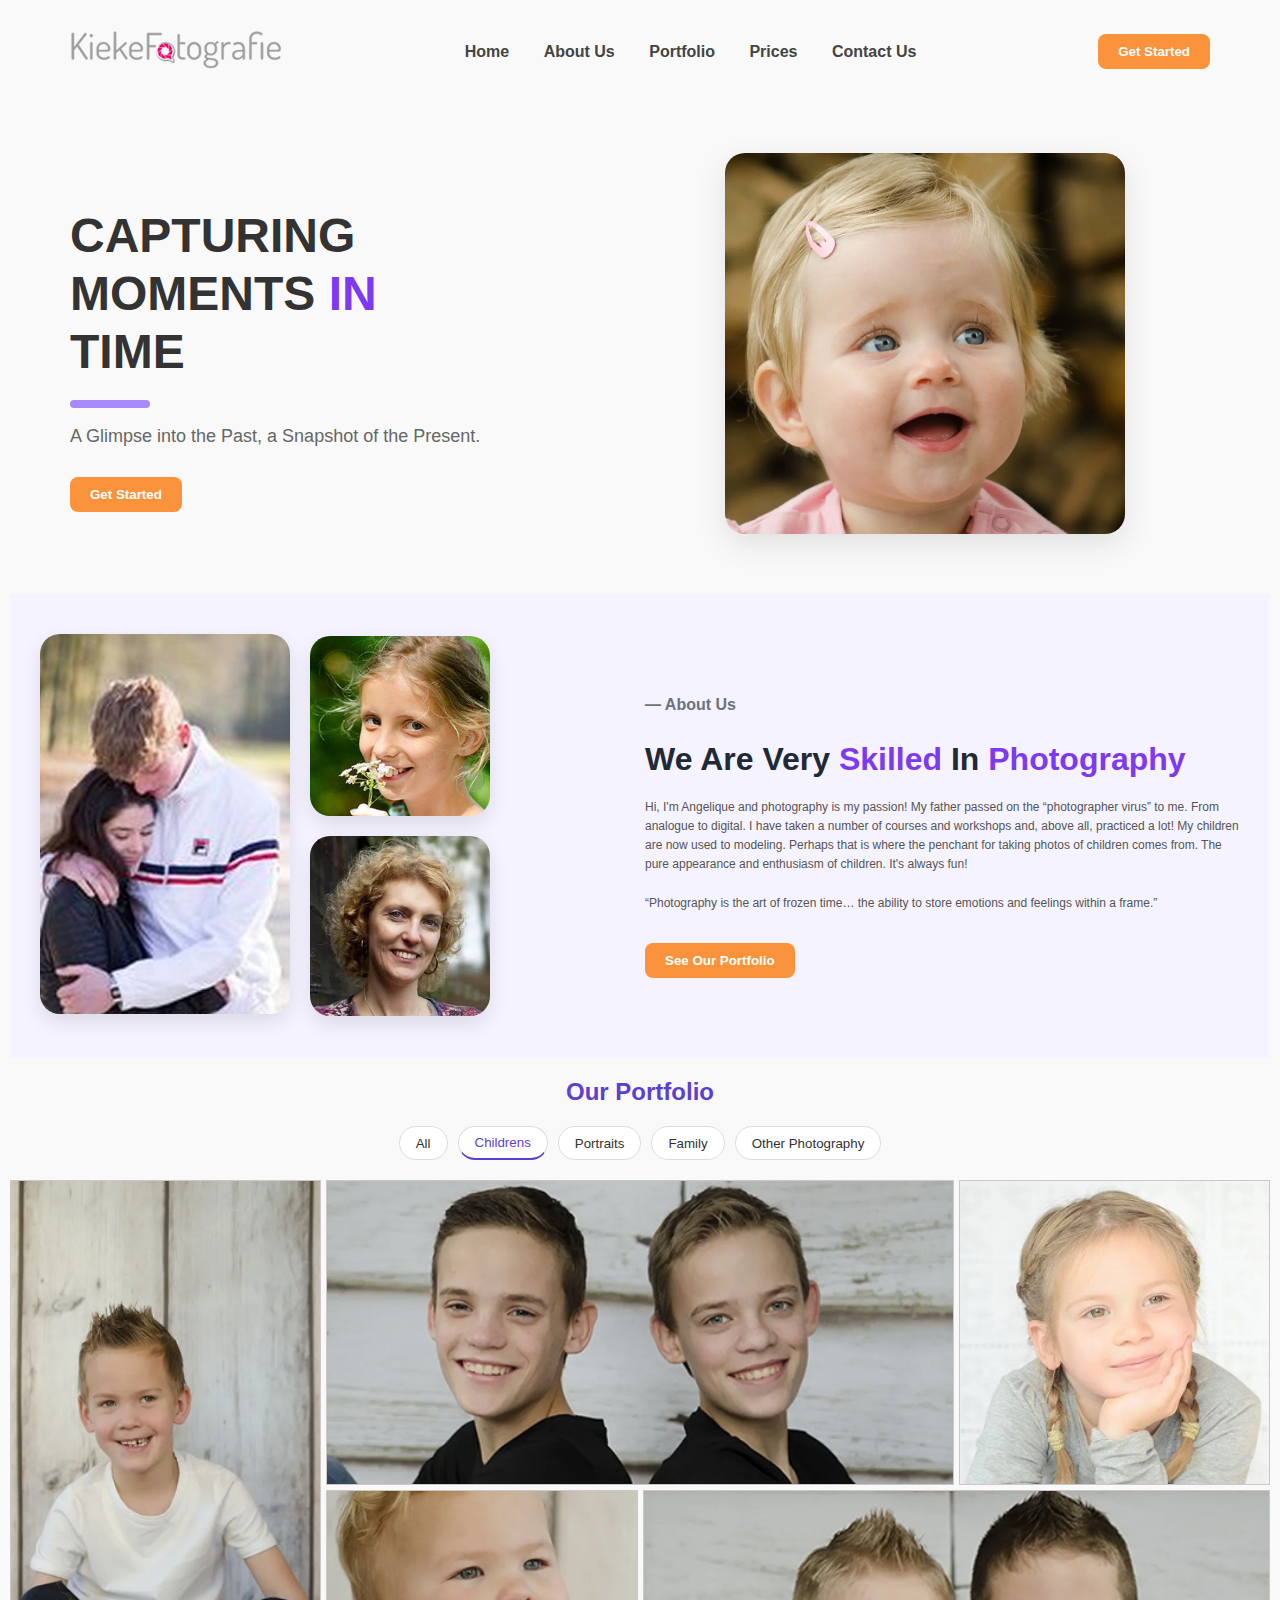
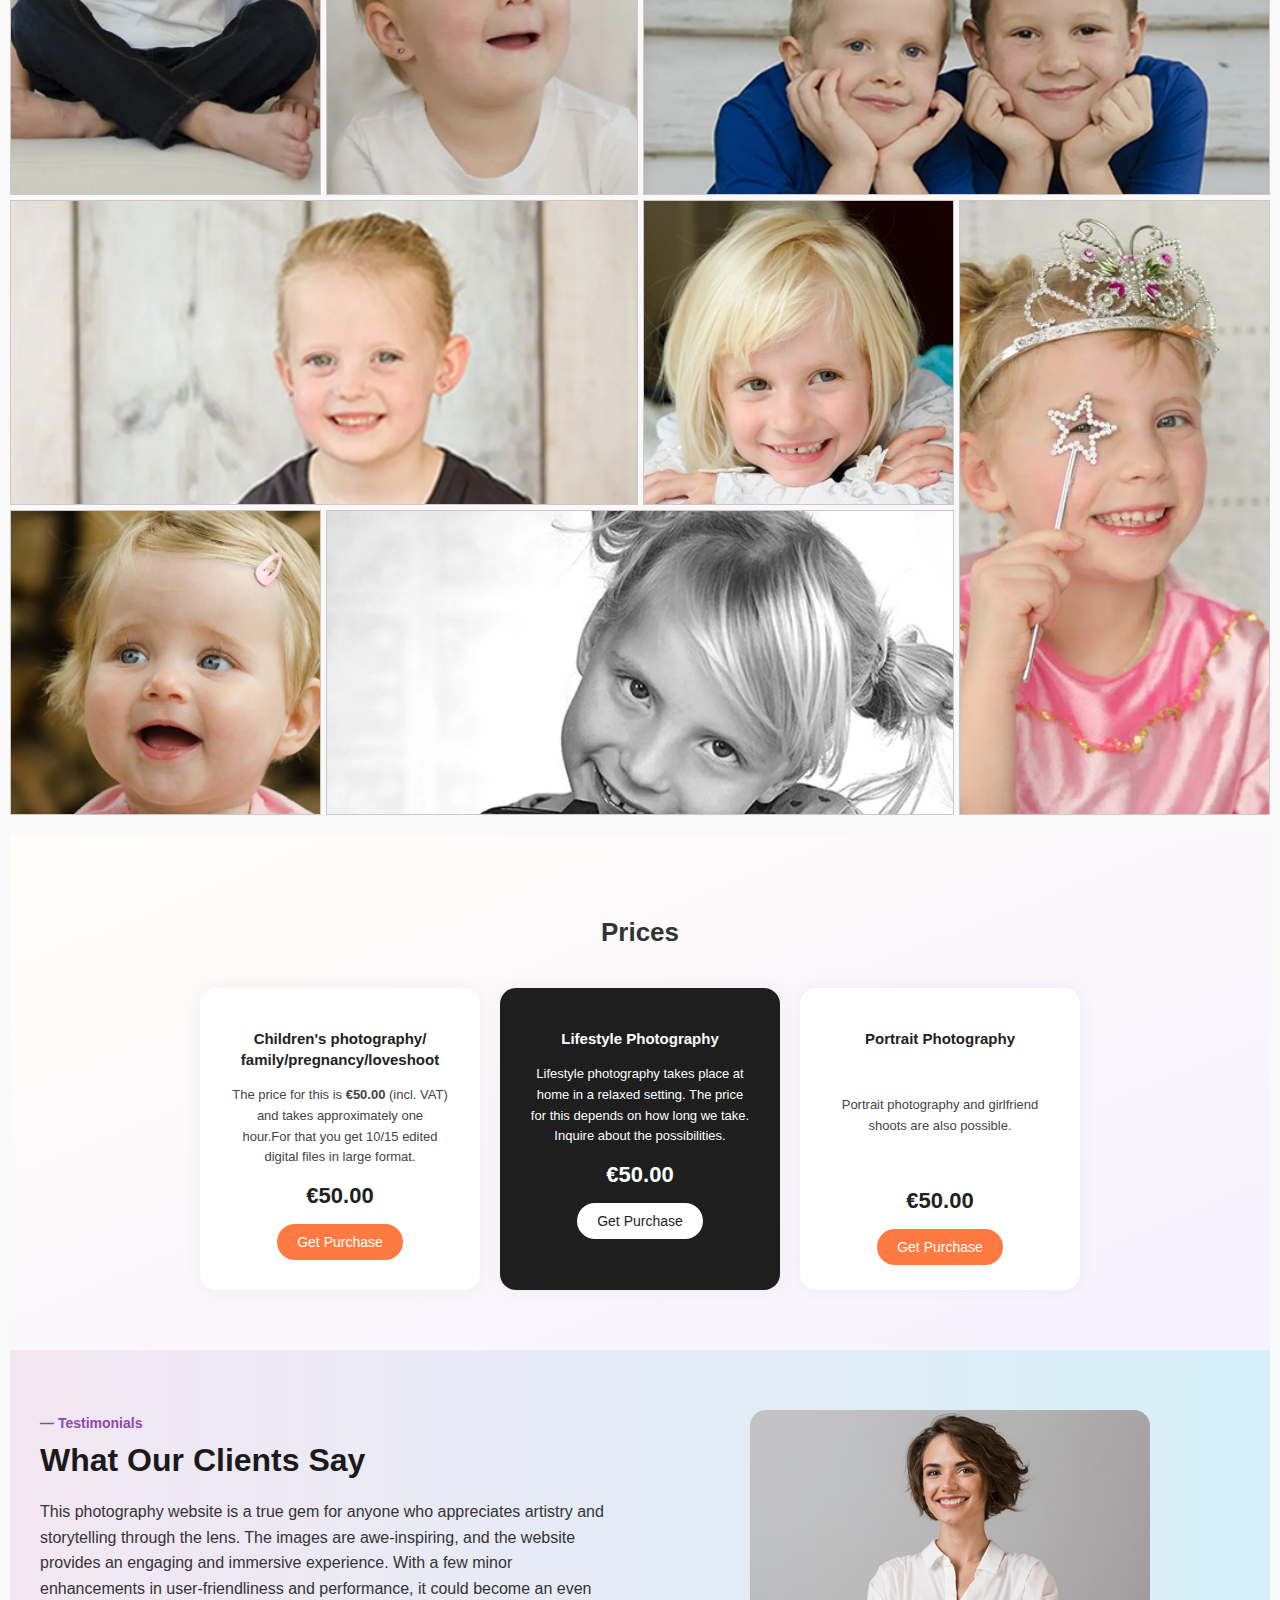
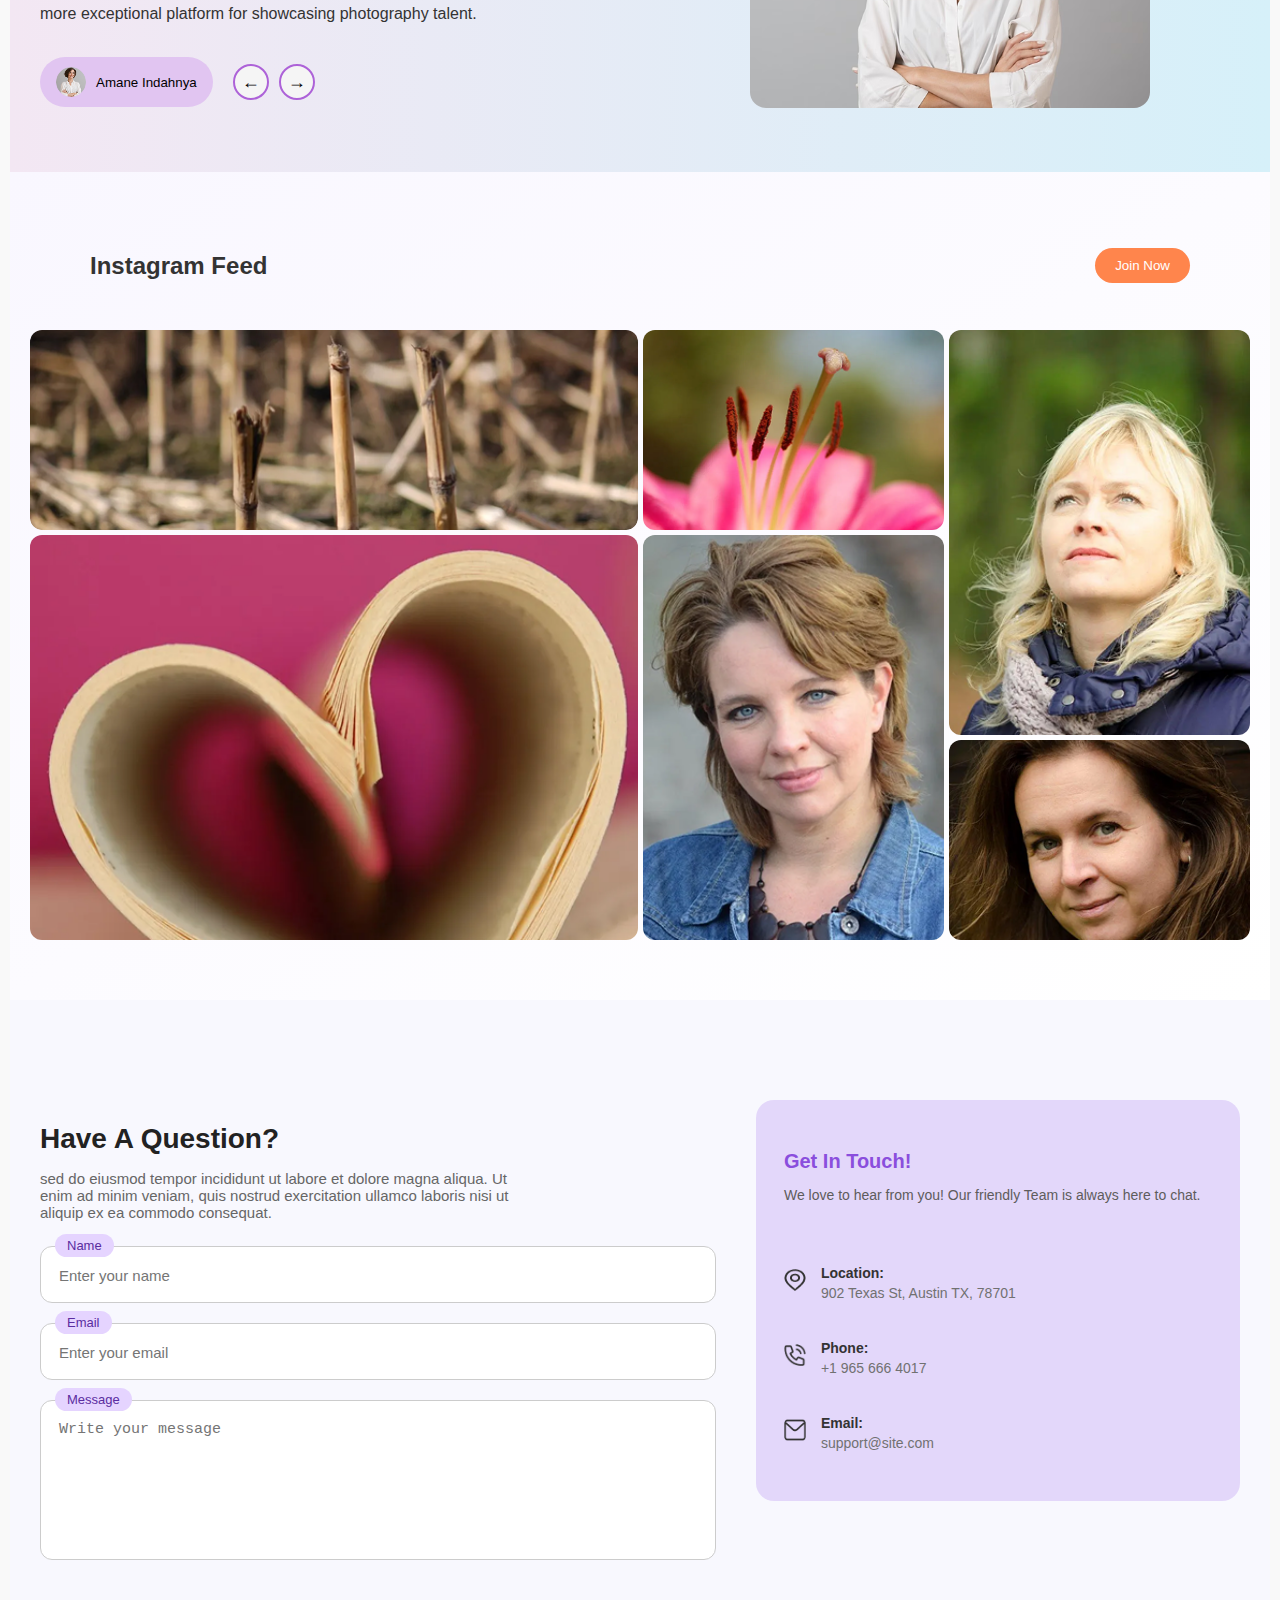
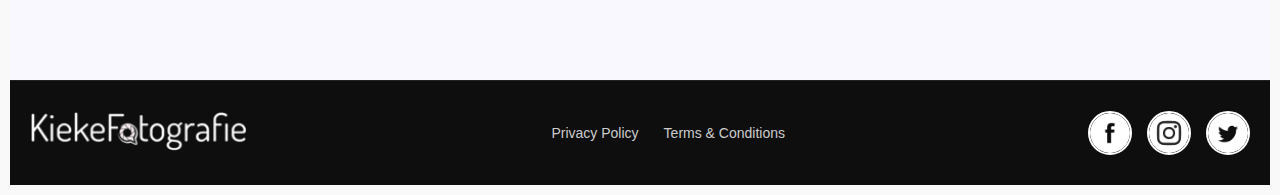
<file: index.html>
<!DOCTYPE html>
<html lang="en">
<head>
  <meta charset="UTF-8" />
  <meta name="viewport" content="width=device-width, initial-scale=1.0" />
  <title>Kieke Fotografie</title>
  <link rel="stylesheet" href="style.css">
  <link href="https://fonts.googleapis.com/css2?family=Montserrat:wght@600;700&display=swap" rel="stylesheet">
</head>
<body>
  <!-- Header -->
  <header class="header">
    <div class="a"><img src="image/logoKiekeFotografie-e1460817748238 1.png" alt=""></div>
    <nav class="nav">
      <a href="#">Home</a>
      <a href="#">About Us</a>
      <a href="#">Portfolio</a>
      <a href="#">Prices</a>
      <a href="#">Contact Us</a>
    </nav>
    <button class="btn-orange">Get Started</button>
  </header>

  <!-- Hero Section -->
  <section class="hero">
    <div class="hero-text">
      <h1>CAPTURING<br> MOMENTS <span class="highlight">IN</span> <br> TIME</h1>
      <div class="line"></div>
      <p>A Glimpse into the Past, a Snapshot of the Present.</p>
      <div class="buttons">
        <button class="btn-orange">Get Started</button>
        
      </div>
    </div>
    <div class="hero-image">
      <img src="image/Rectangle 32.png" alt="Baby">
    </div>
  </section>


 <!-- About Us Section -->
<section class="about-section">
    <div class="about-container">
      <div class="about-images-custom">
        <div class="left-img">
          <img src="image/Rectangle 5.png" alt="Couple">
        </div>
        <div class="right-imgs">
          <img src="image/Rectangle 6.png" alt="Girl">
          <img src="image/Rectangle 7.png" alt="Lady">
        </div>
      </div>
      <div class="about-text">
        <h4>— About Us</h4>
        <h2>We Are Very <span>Skilled</span> In <span>Photography</span></h2>
        <p>
            Hi, I'm Angelique and photography is my passion! My father passed on the “photographer virus” to me. From analogue to digital. I have taken a number of courses and workshops and, above all, practiced a lot! My children are now used to modeling. Perhaps that is where the penchant for taking photos of children comes from. The pure appearance and enthusiasm of children. It's always fun!
                <br><br>
                “Photography is the art of frozen time… the ability to store emotions and feelings within a frame.”
        </p>
        <button class="btn-orange">See Our Portfolio</button>
      </div>
    </div>
  </section>



  <section class="portfolio-section">
    <h2 class="portfolio-title">Our <span>Portfolio</span></h2>
    <div  class="portfolio-filters">
        <button class="filter-btn">All</button>
      <button class="filter-btn active">Childrens</button>
      <button class="filter-btn">Portraits</button>
      <button class="filter-btn">Family</button>
      <button class="filter-btn">Other Photography</button>
    </div> 
    <section class="custom-portfolio">
      <div class="grid-container">
        <div class="item item1"><img src="image/Rectangle 11.png" alt="Image 1"></div>
        <div class="item item2"><img src="image/Rectangle 12.png" alt="Image 2"></div>
        <div class="item item3"><img src="image/Rectangle 13.png" alt="Image 3"></div>
        <div class="item item4"><img src="image/Rectangle 14.png" alt="Image 4"></div>
        <div class="item item5"><img src="image/Rectangle 15.png" alt="Image 5"></div>
        <div class="item item6"><img src="image/Rectangle 17.png" alt="Image 6"></div>
        <div class="item item7"><img src="image/Rectangle 16.png" alt="Image 7"></div>
        <div class="item item8"><img src="image/Rectangle 18.png" alt="Image 8"></div>
        <div class="item item9"><img src="image/Rectangle 19.png" alt="Image 9"></div>
        <div class="item item10"><img src="image/Rectangle 20.png" alt="Image 10"></div>
      </div>
    </section>
  </section>







  <section class="pricing-section">
    <h2 class="section-title">Prices</h2>
    <div class="pricing-cards">
      
      <div class="pricing-card">
        <h3>Children's photography/<br>family/pregnancy/loveshoot</h3>
        <p>
          The price for this is <strong>€50.00</strong> (incl. VAT)<br>
          and takes approximately one<br>hour.For that you get 10/15 edited <br>
          digital files in large format.

        </p>
        <div class="price">€50.00</div>
        <button>Get Purchase</button>
      </div>
  
      <div class="pricing-card highlighted">
        <h3>Lifestyle Photography</h3>
        <p>
          Lifestyle photography takes place at<br>
          home in a relaxed setting. The price <br>
          for this depends on how long we take. <br>
          Inquire about the possibilities.
        </p>
        <div class="price">€50.00</div>
        <button>Get Purchase</button>
      </div>
  
      <div class="pricing-card">
        <h3>Portrait Photography</h3>
        <br>
        <p>
          Portrait photography and girlfriend<br>
          shoots are also possible.
        </p>
        <br><br>
        <div class="price">€50.00</div>
        <button>Get Purchase</button>
      </div>
  
    </div>
  </section>





  <section class="testimonial-section">
    <div class="testimonial-container">
  
      <div class="testimonial-text">
        <span class="section-tag">— Testimonials</span>
        <h2>What Our Clients Say</h2>
        <p class="description">
          This photography website is a true gem for anyone who appreciates artistry and storytelling through the lens. The images are awe-inspiring, and the website provides an engaging and immersive experience. With a few minor enhancements in user-friendliness and performance, it could become an even more exceptional platform for showcasing photography talent.
        </p>
  
        <div class="testimonial-controls">
          <button class="client-btn">
            <img src="image/Ellipse 1.png" alt="Client" />
            <span>Amane Indahnya</span>
          </button>
          <div class="arrows">
            <button class="arrow-btn">←</button>
            <button class="arrow-btn">→</button>
          </div>
        </div>
      </div>
  
      <div class="testimonial-image">
        <img src="image/Rectangle 24.png" alt="Client Image" />
      </div>
  
    </div>
  </section>





 <section class="instagram-section">
    <div class="section-header">
      <h2>Instagram Feed</h2>
      <button class="join-btn">Join Now</button>
    </div>
    <div class="insta-grid">
      <img src="image/Rectangle 40.png" alt="Instagram Image 1" class="img1" />
      <img src="image/Rectangle 36.png" alt="Instagram Image 2" class="img2" />
      <img src="image/Rectangle 37.png" alt="Instagram Image 3" class="img3" />
      <img src="image/Rectangle 39.png" alt="Instagram Image 4" class="img4" />
      <img src="image/Rectangle 38.png" alt="Instagram Image 5" class="img5" />
      <img src="image/Rectangle 35.png" alt="Instagram Image 6" class="img6" />
    </div>
  </section>




  <section class="question-area">
    <div class="wrapper">
      <!-- Left: Form -->
      <div class="left">
        <h2>Have A Question?</h2>
        <p>sed do eiusmod tempor incididunt ut labore et dolore magna aliqua. Ut enim ad minim veniam, quis nostrud exercitation ullamco laboris nisi ut aliquip ex ea commodo consequat.</p>
        <form>
          <div class="input-group">
            <label>Name</label>
            <input type="text" placeholder="Enter your name" />
          </div>
          <div class="input-group">
            <label>Email</label>
            <input type="email" placeholder="Enter your email" />
          </div>
          <div class="input-group">
            <label>Message</label>
            <textarea placeholder="Write your message"></textarea>
          </div>
        </form>
      </div>
  
      <div class="right">
        <h3>Get In Touch!</h3>
        <p>We love to hear from you! Our friendly Team is always here to chat.</p><br><br>
        <div class="info">
          <div class="info-item">
            <img src="image/Group 13.png" alt="location" />
            <div>
              <span>Location:</span>
              <p>902 Texas St, Austin TX, 78701</p>
            </div>
          </div><br>
          <div class="info-item">
            <img src="image/Vector.png" alt="phone" />
            <div>
              <span>Phone:</span>
              <p>+1 965 666 4017</p>
            </div>
          </div><br>
          <div class="info-item">
            <img src="image/Group 14.png" alt="email" />
            <div>
              <span>Email:</span>
              <p>support@site.com</p>
            </div>
          </div>
        </div>
      </div>
    </div>
  </section>


  <div class="footer-end">
    <!-- Left Image -->
    <div class="footer-left">
      <img src="image/logoKiekeFotografie-e1460817748238 2.png" alt="logo" />
    </div>
  
    <!-- Center Links -->
    <div class="footer-center">
      <a href="#">Privacy Policy</a>
      <a href="#">Terms & Conditions</a>
    </div>
  
    <!-- Right Round Images -->
    <div class="footer-right">
      <img src="image/Vector (1).png" alt="Social 1" />
      <img src="image/Group 7.png" alt="Social 2" />
      <img src="image/Vector (2).png" alt="Social 3" />
    </div>
  </div>

</body>
</html>
</file>
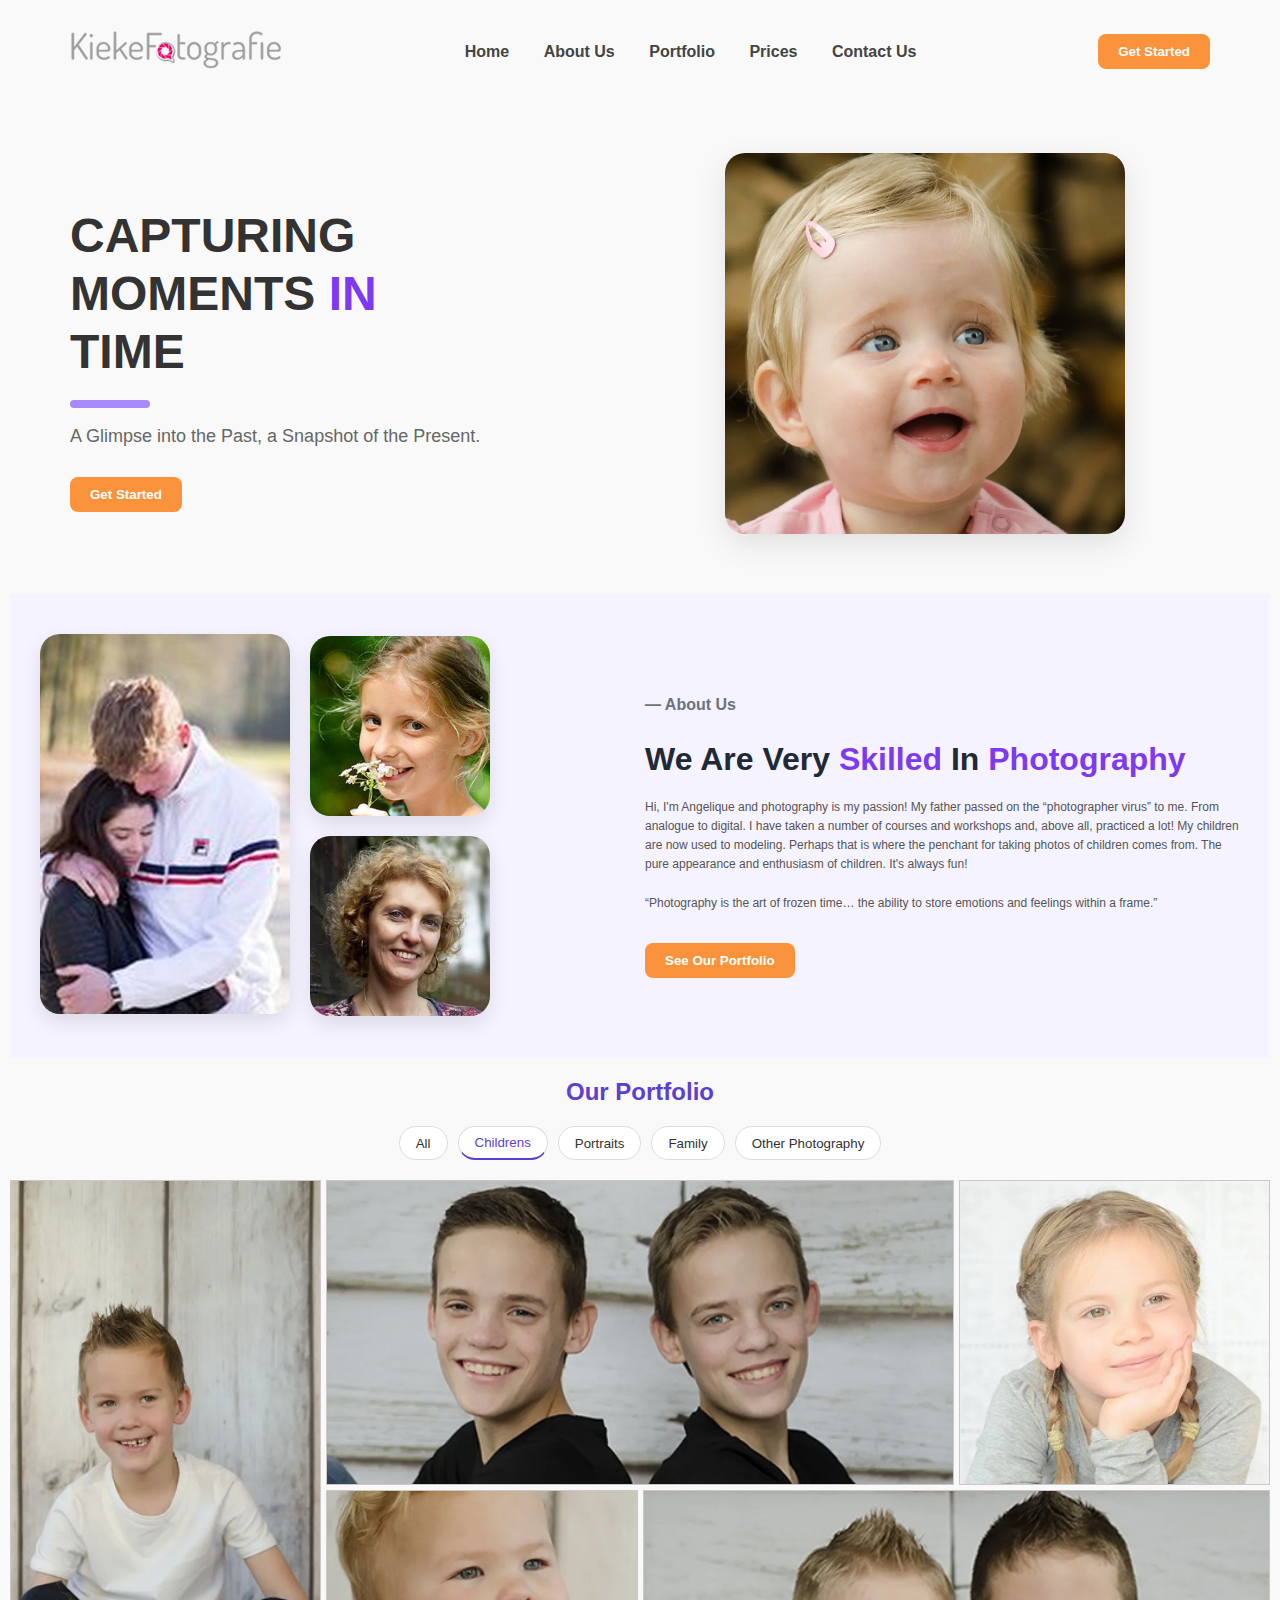
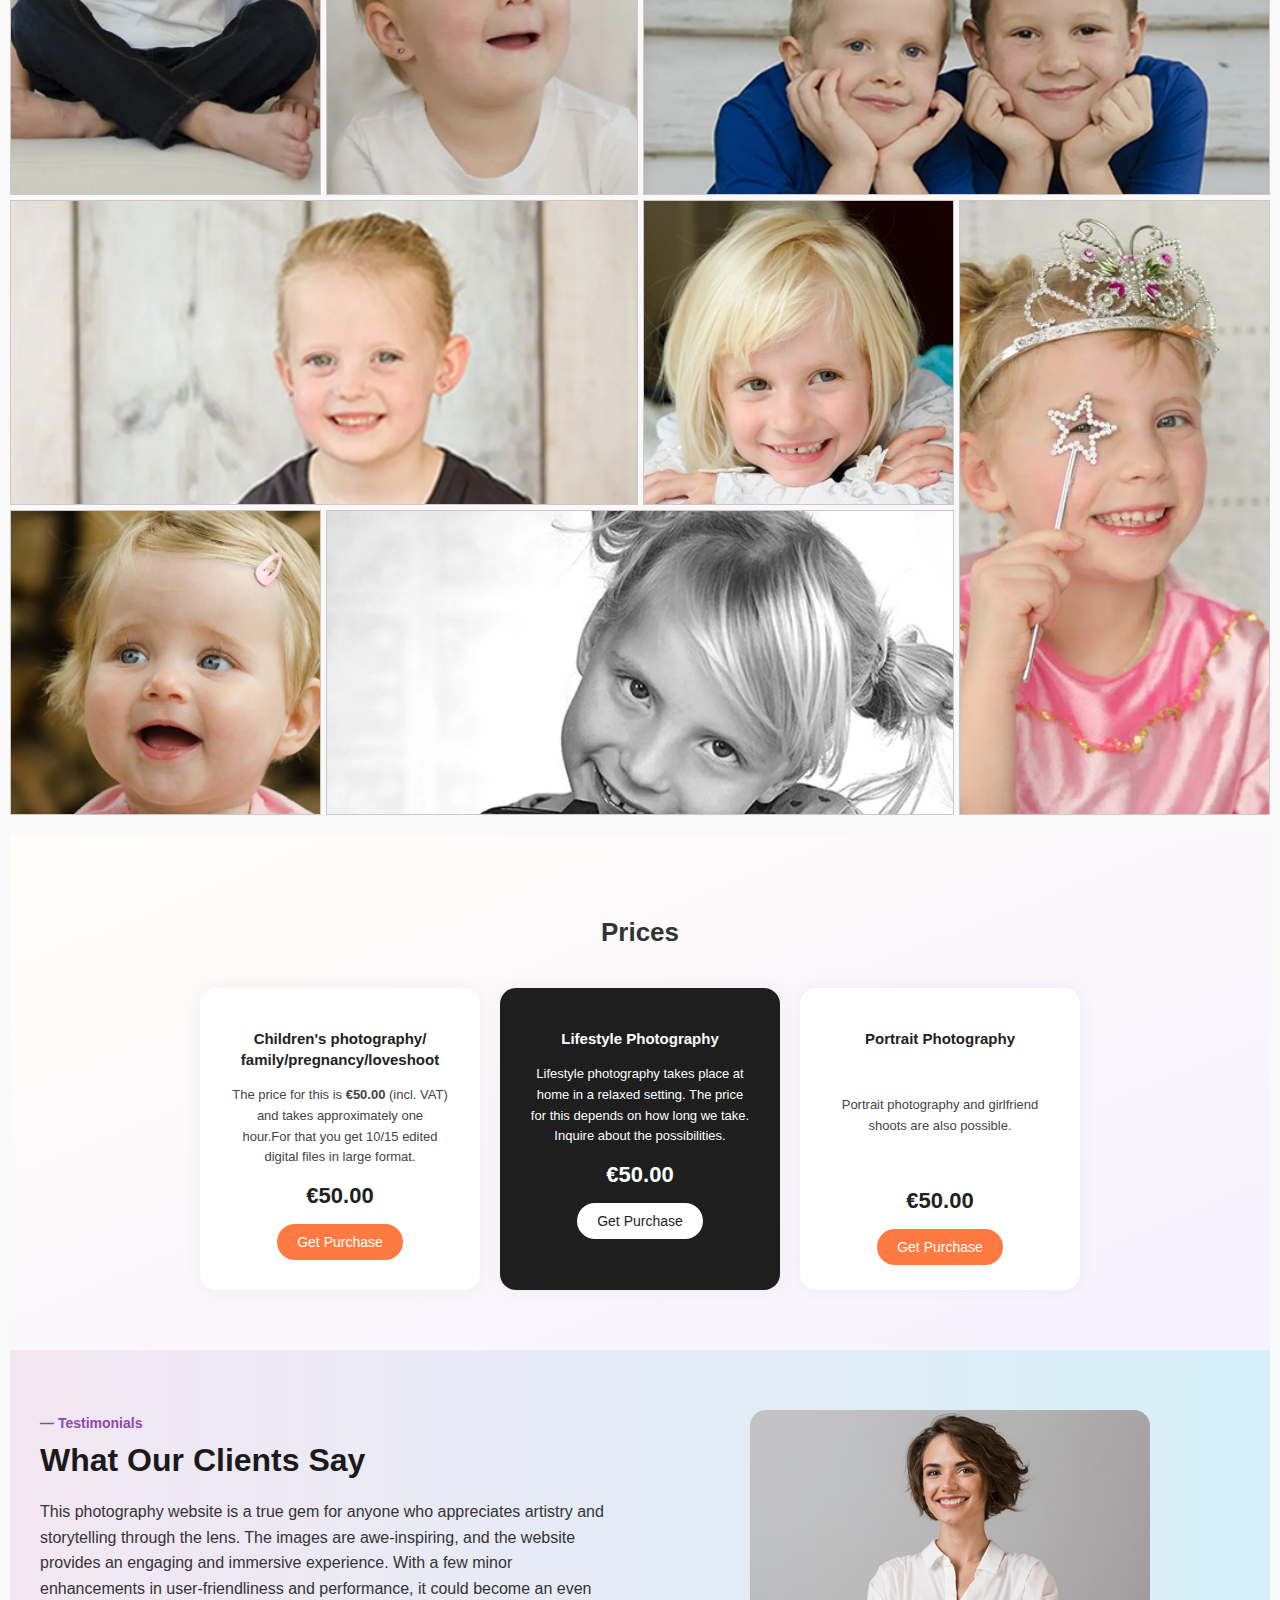
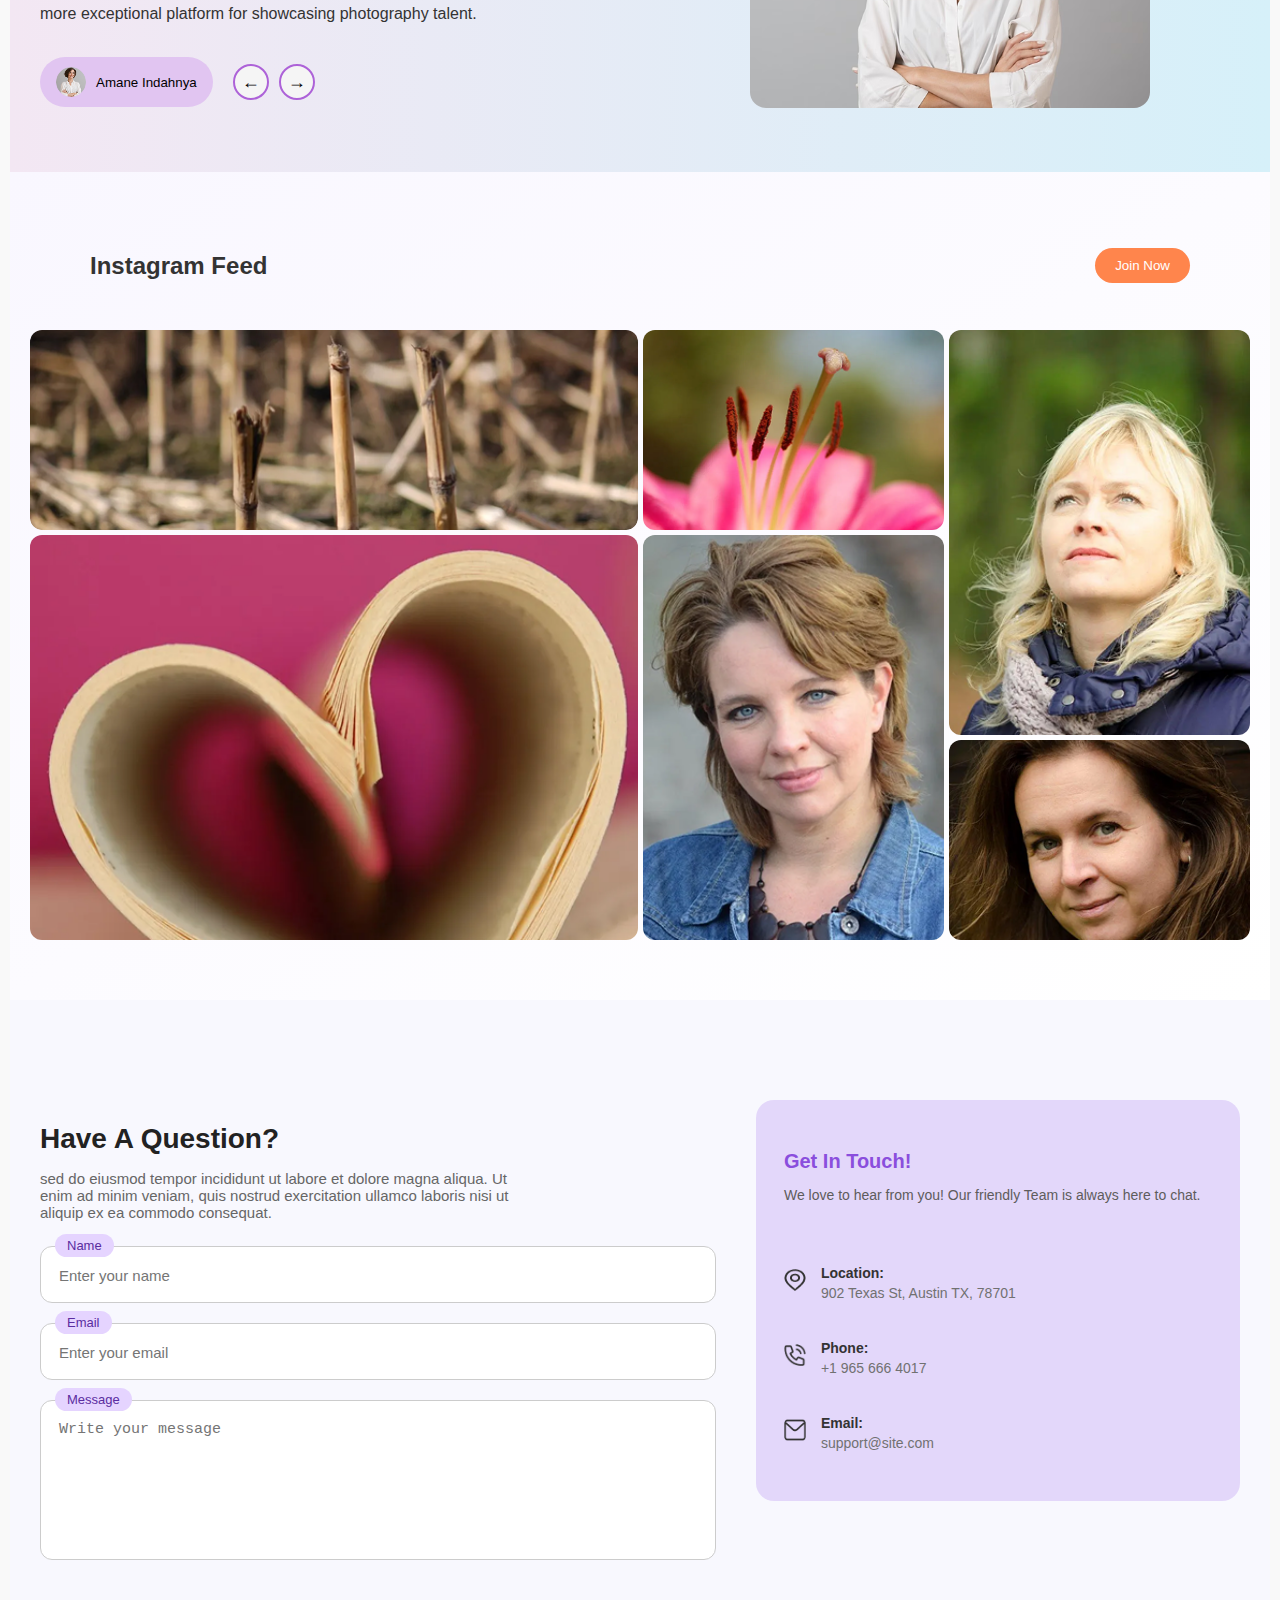
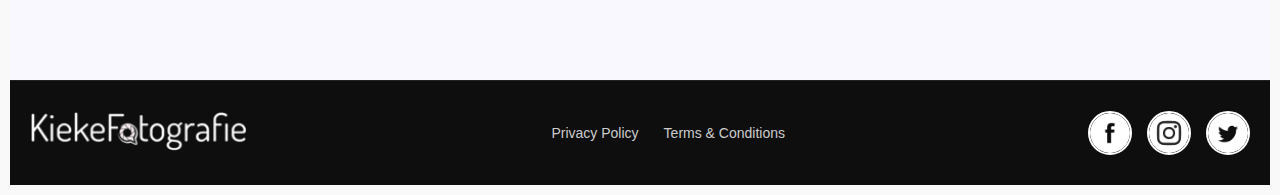
<file: hasan.html>
<!DOCTYPE html>
<html lang="en">
<head>
  <meta charset="UTF-8" />
  <meta name="viewport" content="width=device-width, initial-scale=1.0" />
  <title>Kieke Fotografie</title>
  <link rel="stylesheet" href="styl.css">
  <link href="https://fonts.googleapis.com/css2?family=Montserrat:wght@600;700&display=swap" rel="stylesheet">
</head>
<body>
  <!-- Header -->
  <header class="header">
    <div class="a"><img src="image/logoKiekeFotografie-e1460817748238 1.png" alt=""></div>
    <nav class="nav">
      <a href="#">Home</a>
      <a href="#">About Us</a>
      <a href="#">Portfolio</a>
      <a href="#">Prices</a>
      <a href="#">Contact Us</a>
    </nav>
    <button class="btn-orange">Get Started</button>
  </header>

  <!-- Hero Section -->
  <section class="hero">
    <div class="hero-text">
      <h1>CAPTURING<br> MOMENTS <span class="highlight">IN</span> <br> TIME</h1>
      <div class="line"></div>
      <p>A Glimpse into the Past, a Snapshot of the Present.</p>
      <div class="buttons">
        <button class="btn-orange">Get Started</button>
        
      </div>
    </div>
    <div class="hero-image">
      <img src="image/Rectangle 32.png" alt="Baby">
    </div>
  </section>


 <!-- About Us Section -->
<section class="about-section">
    <div class="about-container">
      <div class="about-images-custom">
        <div class="left-img">
          <img src="image/Rectangle 5.png" alt="Couple">
        </div>
        <div class="right-imgs">
          <img src="image/Rectangle 6.png" alt="Girl">
          <img src="image/Rectangle 7.png" alt="Lady">
        </div>
      </div>
      <div class="about-text">
        <h4>— About Us</h4>
        <h2>We Are Very <span>Skilled</span> In <span>Photography</span></h2>
        <p>
            Hi, I'm Angelique and photography is my passion! My father passed on the “photographer virus” to me. From analogue to digital. I have taken a number of courses and workshops and, above all, practiced a lot! My children are now used to modeling. Perhaps that is where the penchant for taking photos of children comes from. The pure appearance and enthusiasm of children. It's always fun!
                <br><br>
                “Photography is the art of frozen time… the ability to store emotions and feelings within a frame.”
        </p>
        <button class="btn-orange">See Our Portfolio</button>
      </div>
    </div>
  </section>



  <section class="portfolio-section">
    <h2 class="portfolio-title">Our <span>Portfolio</span></h2>
    <div  class="portfolio-filters">
        <button class="filter-btn">All</button>
      <button class="filter-btn active">Childrens</button>
      <button class="filter-btn">Portraits</button>
      <button class="filter-btn">Family</button>
      <button class="filter-btn">Other Photography</button>
    </div> 
    <section class="custom-portfolio">
      <div class="grid-container">
        <div class="item item1"><img src="image/Rectangle 11.png" alt="Image 1"></div>
        <div class="item item2"><img src="image/Rectangle 12.png" alt="Image 2"></div>
        <div class="item item3"><img src="image/Rectangle 13.png" alt="Image 3"></div>
        <div class="item item4"><img src="image/Rectangle 14.png" alt="Image 4"></div>
        <div class="item item5"><img src="image/Rectangle 15.png" alt="Image 5"></div>
        <div class="item item6"><img src="image/Rectangle 17.png" alt="Image 6"></div>
        <div class="item item7"><img src="image/Rectangle 16.png" alt="Image 7"></div>
        <div class="item item8"><img src="image/Rectangle 18.png" alt="Image 8"></div>
        <div class="item item9"><img src="image/Rectangle 19.png" alt="Image 9"></div>
        <div class="item item10"><img src="image/Rectangle 20.png" alt="Image 10"></div>
      </div>
    </section>
  </section>







  <section class="pricing-section">
    <h2 class="section-title">Prices</h2>
    <div class="pricing-cards">
      
      <div class="pricing-card">
        <h3>Children's photography/<br>family/pregnancy/loveshoot</h3>
        <p>
          The price for this is <strong>€50.00</strong> (incl. VAT)<br>
          and takes approximately one<br>hour.For that you get 10/15 edited <br>
          digital files in large format.

        </p>
        <div class="price">€50.00</div>
        <button>Get Purchase</button>
      </div>
  
      <div class="pricing-card highlighted">
        <h3>Lifestyle Photography</h3>
        <p>
          Lifestyle photography takes place at<br>
          home in a relaxed setting. The price <br>
          for this depends on how long we take. <br>
          Inquire about the possibilities.
        </p>
        <div class="price">€50.00</div>
        <button>Get Purchase</button>
      </div>
  
      <div class="pricing-card">
        <h3>Portrait Photography</h3>
        <br>
        <p>
          Portrait photography and girlfriend<br>
          shoots are also possible.
        </p>
        <br><br>
        <div class="price">€50.00</div>
        <button>Get Purchase</button>
      </div>
  
    </div>
  </section>





  <section class="testimonial-section">
    <div class="testimonial-container">
  
      <div class="testimonial-text">
        <span class="section-tag">— Testimonials</span>
        <h2>What Our Clients Say</h2>
        <p class="description">
          This photography website is a true gem for anyone who appreciates artistry and storytelling through the lens. The images are awe-inspiring, and the website provides an engaging and immersive experience. With a few minor enhancements in user-friendliness and performance, it could become an even more exceptional platform for showcasing photography talent.
        </p>
  
        <div class="testimonial-controls">
          <button class="client-btn">
            <img src="image/Ellipse 1.png" alt="Client" />
            <span>Amane Indahnya</span>
          </button>
          <div class="arrows">
            <button class="arrow-btn">←</button>
            <button class="arrow-btn">→</button>
          </div>
        </div>
      </div>
  
      <div class="testimonial-image">
        <img src="image/Rectangle 24.png" alt="Client Image" />
      </div>
  
    </div>
  </section>





 <section class="instagram-section">
    <div class="section-header">
      <h2>Instagram Feed</h2>
      <button class="join-btn">Join Now</button>
    </div>
    <div class="insta-grid">
      <img src="image/Rectangle 40.png" alt="Instagram Image 1" class="img1" />
      <img src="image/Rectangle 36.png" alt="Instagram Image 2" class="img2" />
      <img src="image/Rectangle 37.png" alt="Instagram Image 3" class="img3" />
      <img src="image/Rectangle 39.png" alt="Instagram Image 4" class="img4" />
      <img src="image/Rectangle 38.png" alt="Instagram Image 5" class="img5" />
      <img src="image/Rectangle 35.png" alt="Instagram Image 6" class="img6" />
    </div>
  </section>




  <section class="question-area">
    <div class="wrapper">
      <!-- Left: Form -->
      <div class="left">
        <h2>Have A Question?</h2>
        <p>sed do eiusmod tempor incididunt ut labore et dolore magna aliqua. Ut enim ad minim veniam, quis nostrud exercitation ullamco laboris nisi ut aliquip ex ea commodo consequat.</p>
        <form>
          <div class="input-group">
            <label>Name</label>
            <input type="text" placeholder="Enter your name" />
          </div>
          <div class="input-group">
            <label>Email</label>
            <input type="email" placeholder="Enter your email" />
          </div>
          <div class="input-group">
            <label>Message</label>
            <textarea placeholder="Write your message"></textarea>
          </div>
        </form>
      </div>
  
      <div class="right">
        <h3>Get In Touch!</h3>
        <p>We love to hear from you! Our friendly Team is always here to chat.</p><br><br>
        <div class="info">
          <div class="info-item">
            <img src="image/Group 13.png" alt="location" />
            <div>
              <span>Location:</span>
              <p>902 Texas St, Austin TX, 78701</p>
            </div>
          </div><br>
          <div class="info-item">
            <img src="image/Vector.png" alt="phone" />
            <div>
              <span>Phone:</span>
              <p>+1 965 666 4017</p>
            </div>
          </div><br>
          <div class="info-item">
            <img src="image/Group 14.png" alt="email" />
            <div>
              <span>Email:</span>
              <p>support@site.com</p>
            </div>
          </div>
        </div>
      </div>
    </div>
  </section>


  <div class="footer-end">
    <!-- Left Image -->
    <div class="footer-left">
      <img src="image/logoKiekeFotografie-e1460817748238 2.png" alt="logo" />
    </div>
  
    <!-- Center Links -->
    <div class="footer-center">
      <a href="#">Privacy Policy</a>
      <a href="#">Terms & Conditions</a>
    </div>
  
    <!-- Right Round Images -->
    <div class="footer-right">
      <img src="image/Vector (1).png" alt="Social 1" />
      <img src="image/Group 7.png" alt="Social 2" />
      <img src="image/Vector (2).png" alt="Social 3" />
    </div>
  </div>

</body>
</html>
</file>
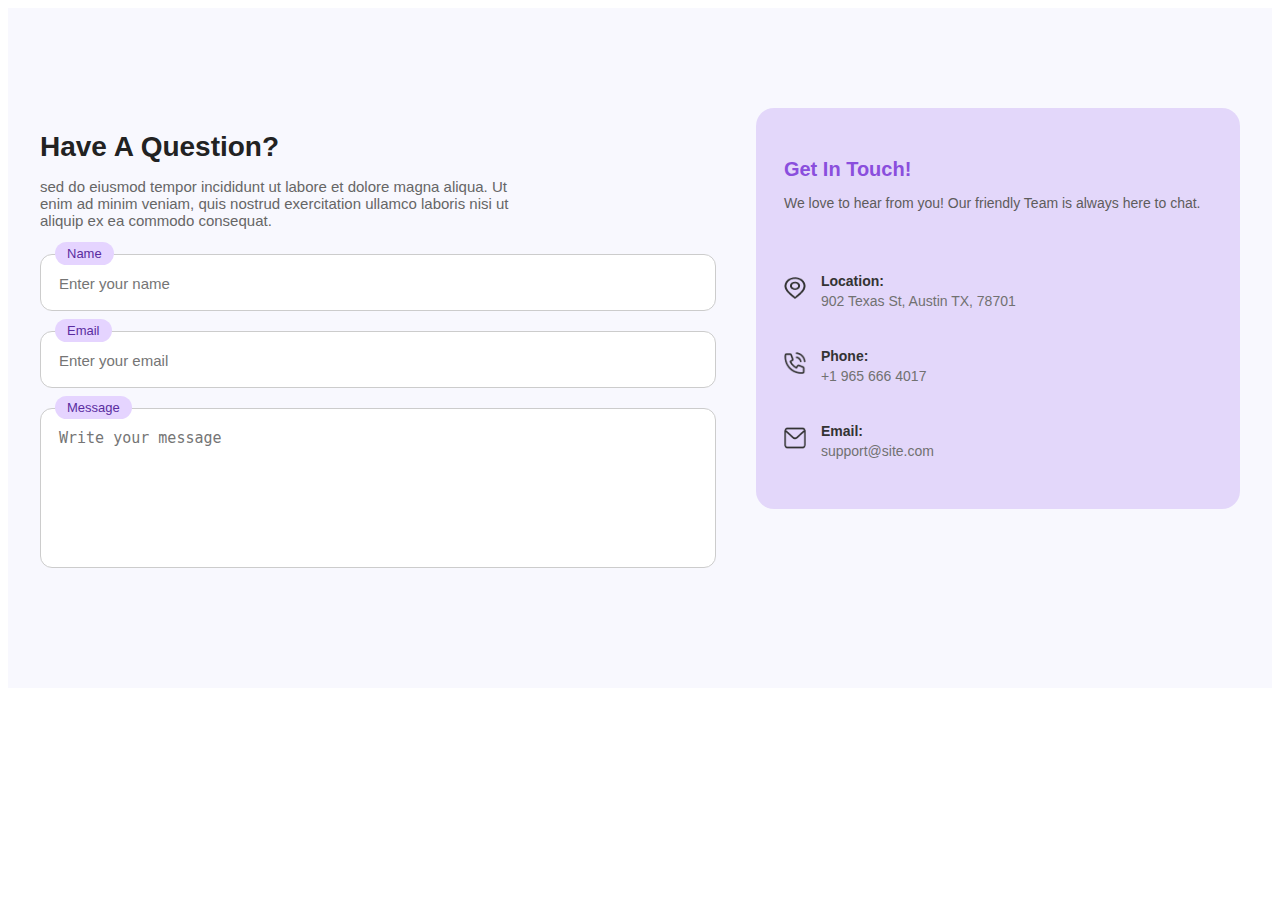
<file: massi.html>
<!DOCTYPE html>
<html lang="en">
<head>
  <meta charset="UTF-8" />
  <meta name="viewport" content="width=device-width, initial-scale=1.0" />
  <title>Kieke Fotografie</title>
  <link rel="stylesheet" href="massi.css">
  <link href="https://fonts.googleapis.com/css2?family=Montserrat:wght@600;700&display=swap" rel="stylesheet">
</head>
<body>



  <section class="question-area">
    <div class="wrapper">
      <!-- Left: Form -->
      <div class="left">
        <h2>Have A Question?</h2>
        <p>sed do eiusmod tempor incididunt ut labore et dolore magna aliqua. Ut enim ad minim veniam, quis nostrud exercitation ullamco laboris nisi ut aliquip ex ea commodo consequat.</p>
        <form>
          <div class="input-group">
            <label>Name</label>
            <input type="text" placeholder="Enter your name" />
          </div>
          <div class="input-group">
            <label>Email</label>
            <input type="email" placeholder="Enter your email" />
          </div>
          <div class="input-group">
            <label>Message</label>
            <textarea placeholder="Write your message"></textarea>
          </div>
        </form>
      </div>
  
      <div class="right">
        <h3>Get In Touch!</h3>
        <p>We love to hear from you! Our friendly Team is always here to chat.</p><br><br>
        <div class="info">
          <div class="info-item">
            <img src="image/Group 13.png" alt="location" />
            <div>
              <span>Location:</span>
              <p>902 Texas St, Austin TX, 78701</p>
            </div>
          </div><br>
          <div class="info-item">
            <img src="image/Vector.png" alt="phone" />
            <div>
              <span>Phone:</span>
              <p>+1 965 666 4017</p>
            </div>
          </div><br>
          <div class="info-item">
            <img src="image/Group 14.png" alt="email" />
            <div>
              <span>Email:</span>
              <p>support@site.com</p>
            </div>
          </div>
        </div>
      </div>
    </div>
  </section>

  
</body>
</html>
</file>
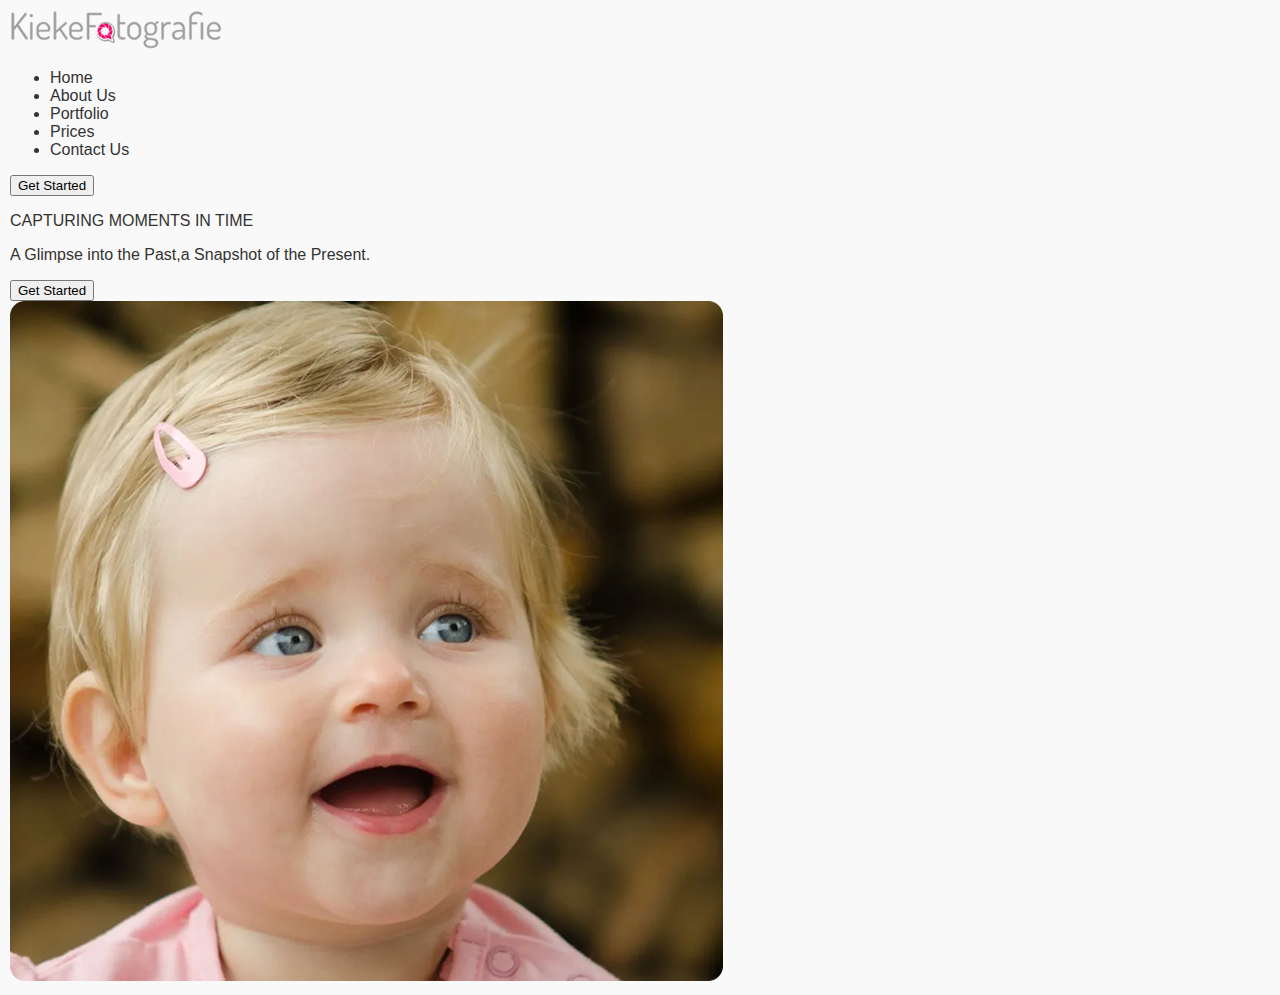
<file: oshan.html>
<!doctype html>
<html lang="en">
  <head>
    <meta charset="utf-8">
    <meta name="viewport" content="width=device-width, initial-scale=1">
    <title>Bootstrap demo</title>
    <link rel="stylesheet" href="style.css">
    <link href="https://cdn.jsdelivr.net/npm/bootstrap@5.3.5/dist/css/bootstrap.min.css" rel="stylesheet" integrity="sha384-SgOJa3DmI69IUzQ2PVdRZhwQ+dy64/BUtbMJw1MZ8t5HZApcHrRKUc4W0kG879m7" crossorigin="anonymous">
  </head>
  <body>
    
    <script src="https://cdn.jsdelivr.net/npm/bootstrap@5.3.5/dist/js/bootstrap.bundle.min.js" integrity="sha384-k6d4wzSIapyDyv1kpU366/PK5hCdSbCRGRCMv+eplOQJWyd1fbcAu9OCUj5zNLiq" crossorigin="anonymous"></script>

    <div class="c">
        <img src="image/logoKiekeFotografie-e1460817748238 1.png" alt="">
        
     <ul class="d">
        <li>Home</li>
        <li>About Us</li>
        <li>Portfolio</li>
        <li>Prices</li>
        <li>Contact Us</li>
     </ul>

     <button>Get Started</button>

    </div>

    <div class="e">
        <p class="f">CAPTURING MOMENTS IN TIME</p>
        <p class="g">A Glimpse into the Past,a Snapshot of the Present.</p>
        <button class="h">Get Started</button>
    </div>

    <div class="i"><img src="image/Rectangle 32.png" alt=""></div>

  </body>
</html>
</file>
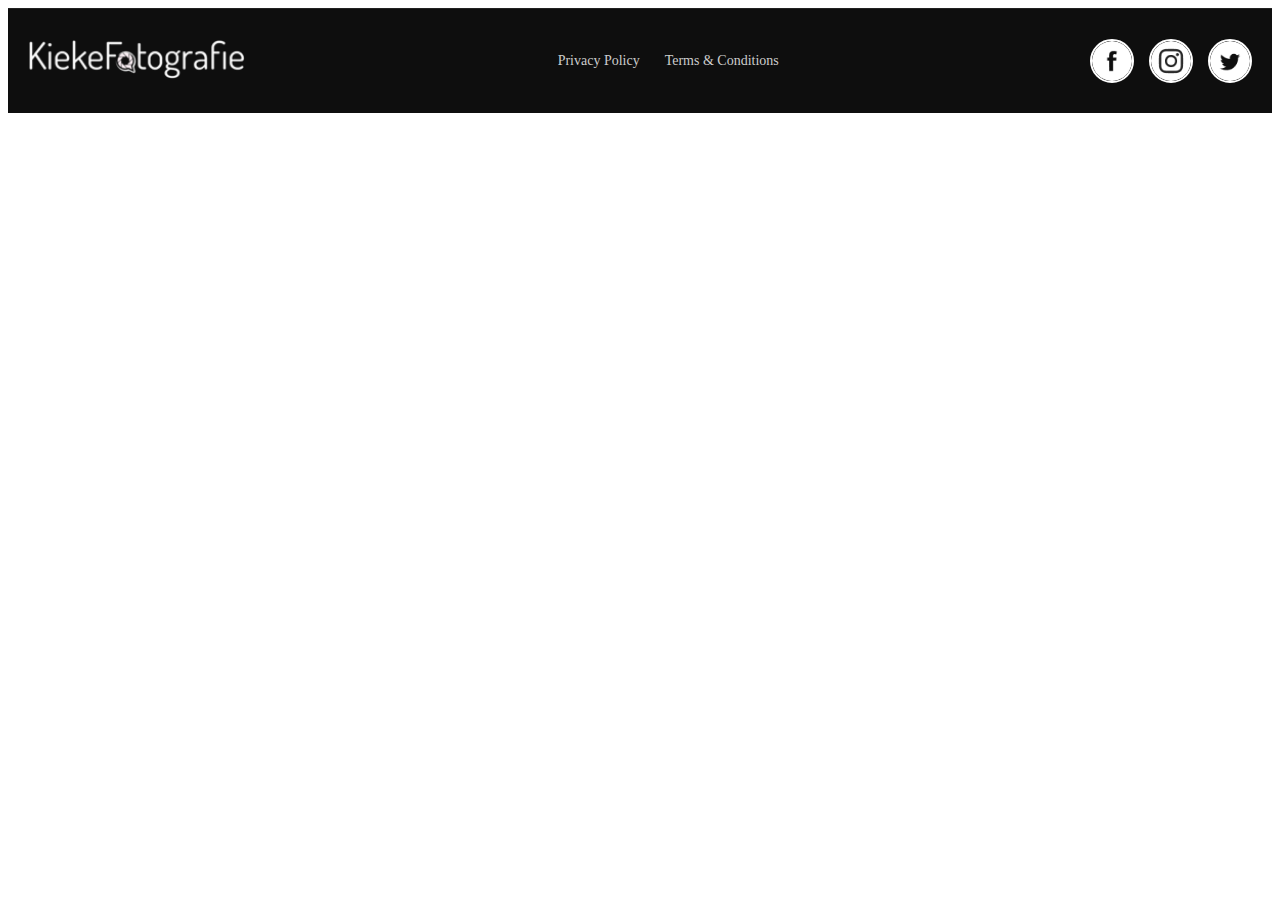
<file: r7.html>
<!DOCTYPE html>
<html lang="en">
<head>
    <meta charset="UTF-8">
    <meta name="viewport" content="width=device-width, initial-scale=1.0">
    <title>Document</title>
    <link rel="stylesheet" href="r7.css">
</head>
<body>
    <div class="footer-end">
        <!-- Left Image -->
        <div class="footer-left">
          <img src="image/logoKiekeFotografie-e1460817748238 2.png" alt="logo" />
        </div>
      
        <!-- Center Links -->
        <div class="footer-center">
          <a href="#">Privacy Policy</a>
          <a href="#">Terms & Conditions</a>
        </div>
      
        <!-- Right Round Images -->
        <div class="footer-right">
          <img src="image/Vector (1).png" alt="Social 1" />
          <img src="image/Group 7.png" alt="Social 2" />
          <img src="image/Vector (2).png" alt="Social 3" />
        </div>
      </div>
</body>
</html>
</file>
<file: style.css>
body {
    margin: 0;
    font-family: 'Montserrat', sans-serif;
    background-color: #ffffff;
    color: #333;
  }
  
  /* Header */
  .header {
    display: flex;
    justify-content: space-between;
    align-items: center;
    padding: 20px 60px;
    gap: 1.5rem;
  }
  
  .logo {
    font-size: 24px;
    font-weight: bold;
    color: #333;
  }
  
  .logo span {
    color: #7e3af2; /* purple */
  }
  
  .nav a {
    margin: 0 15px;
    text-decoration: none;
    color: #444;
    font-weight: 600;
  }
  
  .nav a:hover {
    color: #7e3af2;
  }
  
  .btn-orange {
    background-color: #fb923c;
    color: white;
    padding: 10px 20px;
    border: none;
    border-radius: 8px;
    font-weight: bold;
    cursor: pointer;
  }
  
  .btn-orange:hover {
    background-color: #f97316;
  }
  
  /* Hero Section */
  .hero {
    display: flex;
    flex-wrap: wrap;
    align-items: center;
    justify-content: space-between;
    padding: 60px;
  }
  
  .hero-text {
    flex: 1;
    min-width: 300px;
    max-width: 600px;
  }
  
  .hero-text h1 {
    font-size: 48px;
    line-height: 1.2;
    font-weight: 800;
    margin-bottom: 20px;
  }
  
  .hero-text .highlight {
    color: #7e3af2;
  }
  
  .hero-text p {
    font-size: 18px;
    color: #666;
    margin-bottom: 30px;
  }
  
  .buttons {
    display: flex;
    align-items: center;
    gap: 20px;
  }
  
  .line {
    width: 80px;
    height: 8px;
    background-color: #a78bfa;
    border-radius: 4px;
  }
  
  /* Image */
  .hero-image {
    flex: 1;
    min-width: 280px;
    display: flex;
    justify-content: center;
  }
  
  .hero-image img {
    width: 100%;
    max-width: 400px;
    border-radius: 20px;
    box-shadow: 0 10px 30px rgba(0, 0, 0, 0.1);
  }





  .about-section {
    background: #f5f3ff;
    padding: 40px 30px;
  }
  
  .about-container {
    display: flex;
    flex-wrap: wrap;
    align-items: center;
    justify-content: space-between;
    gap: 10px;
  }
  
  .about-images-custom {
    display: flex;
    gap: 20px;
    flex: 1;
    min-width: 300px;
  }
  
  .left-img img {
    width: 250px;
    height: 380px;
    object-fit: cover;
    border-radius: 20px;
    box-shadow: 0 8px 20px rgba(0, 0, 0, 0.1);
  }
  
  .right-imgs {
    display: flex;
    flex-direction: column;
    gap: 20px;
    justify-content: center;
  }
  
  .right-imgs img {
    width: 180px;
    height: 180px;
    object-fit: cover;
    border-radius: 20px;
    box-shadow: 0 8px 20px rgba(0, 0, 0, 0.1);
  }
  
  .about-text {
    flex: 1;
    min-width: 300px;
  }
  
  .about-text h4 {
    color: #6b7280;
    font-weight: 600;
    margin-bottom: 10px;
  }
  
  .about-text h2 {
    font-size: 32px;
    font-weight: 800;
    margin-bottom: 20px;
    color: #1f2937;
  }
  
  .about-text h2 span {
    color: #7e3af2;
  }
  
  .about-text p {
    font-size: 12px;
    color: #555;
    margin-bottom: 30px;
    line-height: 1.6;
  }






  



  .portfolio-section {
    text-align: center;
    margin-bottom: 20px;
}

.portfolio-section h2 {
    color: #5D3FD3;
    font-weight: bold;
    margin-bottom: 20px;
}

.portfolio-filters {
    display: flex;
    justify-content: center;
    gap: 10px;
    margin-bottom: 20px;
}

.portfolio-filters button {
    background-color: #fff;
    border: 1px solid #ddd;
    padding: 8px 16px;
    border-radius: 20px;
    cursor: pointer;
    color: #333;
}

.portfolio-filters button.active {
    border-bottom: 2px solid #5D3FD3;
    color: #5D3FD3;
}







  
body {
  margin: 0;
  padding: 10px;
  font-family: Arial, sans-serif;
  background: #fff;
}

h2 {
  margin-bottom: 20px;
}

.grid-container {
  display: grid;
  grid-template-columns: repeat(4, 1fr);
  grid-auto-rows: 150px;
  gap: 5px;
}

.item {
  border: 1px solid #cfc7c7;
  background-color: #eaeaea;
  overflow: hidden;
}

.item img {
  width: 100%;
  height: 100%;
  object-fit: cover;
  display: block;
}

/* Manual positioning to match the uploaded layout */
.item1 {
  grid-column: span 1;
  grid-row: span 4;
}

.item2 {
  grid-column: span 2;
  grid-row: span 2;
}

.item3 {
  grid-column: span 1;
  grid-row: span 2;
}

.item4 {
  grid-column: span 1;
  grid-row: span 2;
}

.item5 {
  grid-column: span 2;
  grid-row: span 2;
}

.item6 {
  grid-column: span 2;
  grid-row: span 2;
}

.item7 {
  grid-column: span 1;
  grid-row: span 2;
}

.item8 {
  grid-column: span 1;
  grid-row: span 4;
}

.item9 {
  grid-column: span 1;
  grid-row: span 2;
}

.item10 {
  grid-column: span 2;
  grid-row: span 2;
}









.pricing-section {
  background: linear-gradient(to bottom right, #fffdf8, #f6f2ff);
  padding: 60px 20px;
  font-family: 'Poppins', sans-serif;
  text-align: center;
}

.section-title {
  font-size: 26px;
  font-weight: 600;
  margin-bottom: 40px;
}

.pricing-cards {
  display: flex;
  justify-content: center;
  gap: 20px;
  flex-wrap: wrap;
}

.pricing-card {
  width: 240px;
  background: #fff;
  border-radius: 16px;
  padding: 25px 20px;
  box-shadow: 0 0 20px rgba(0,0,0,0.05);
  transition: transform 0.3s ease;
  text-align: center;
}

.pricing-card h3 {
  font-size: 15px;
  font-weight: 600;
  margin-bottom: 15px;
  color: #222;
  line-height: 1.4;
}

.pricing-card p {
  font-size: 13px;
  color: #444;
  margin-bottom: 15px;
  line-height: 1.6;
}

.pricing-card .price {
  font-size: 22px;
  font-weight: bold;
  color: #222;
  margin-bottom: 15px;
}

.pricing-card button {
  background: #ff7a42;
  color: white;
  border: none;
  padding: 10px 20px;
  border-radius: 25px;
  font-weight: 500;
  font-size: 14px;
  cursor: pointer;
  transition: 0.3s;
}

.pricing-card button:hover {
  background: #e6672b;
}

.highlighted {
  background: #1e1e1e;
  color: white;
}

.highlighted h3,
.highlighted p,
.highlighted .price {
  color: white;
}

.highlighted button {
  background: white;
  color: #1e1e1e;
}

.highlighted button:hover {
  background: #ddd;
}




body {
  margin: 0;
  font-family: 'Segoe UI', sans-serif;
  background: #f9f9f9;
}

.testimonial-section {
  background: linear-gradient(to right, #f3e7f3, #d6f0f9);
  padding: 60px 30px;
}

.testimonial-container {
  max-width: 1200px;
  margin: auto;
  display: flex;
  flex-wrap: wrap;
  justify-content: space-between;
  align-items: center;
  gap: 40px;
}

.testimonial-text {
  flex: 1;
  min-width: 300px;
}

.section-tag {
  color: #8a48b0;
  font-weight: 600;
  font-size: 14px;
}

.testimonial-text h2 {
  font-size: 32px;
  font-weight: 700;
  margin: 10px 0 20px;
  color: #1a1a1a;
}

.description {
  font-size: 16px;
  color: #333;
  line-height: 1.6;
  margin-bottom: 30px;
}

.testimonial-controls {
  display: flex;
  align-items: center;
  gap: 20px;
}

.client-btn {
  display: flex;
  align-items: center;
  gap: 10px;
  background: #eee5fb;
  border: none;
  padding: 10px 16px;
  border-radius: 30px;
  font-weight: 300;
  cursor: pointer;
  background-color: #e1c5f1;
  height: 50px;
}

.client-btn img {
  width: 30px;
  height: 30px;
  border-radius: 50%;
}

.arrows {
  display: flex;
  gap: 10px;
}

.arrow-btn {
  width: 36px;
  height: 36px;
  border-radius: 50%;
  border: 2px solid #ad62d8;
  background: #f5f5f5;
  font-size: 18px;
  cursor: pointer;
}

.testimonial-image {
  flex: 1;
  min-width: 300px;
  text-align: center;
}

.testimonial-image img {
  width: 100%;
  max-width: 400px;
  border-radius: 16px;
}





.instagram-section {
  padding: 60px 20px;
  background: linear-gradient(to bottom right, #f9f7ff, #ffffff);
  text-align: center;
}

.section-header {
  display: flex;
  justify-content: space-between;
  align-items: center;
  max-width: 1100px;
  margin: 0 auto 30px;
  flex-wrap: wrap;
}

.section-header h2 {
  font-size: 24px;
  font-weight: bold;
  color: #333;
}

.join-btn {
  background-color: #ff854c;
  color: #fff;
  border: none;
  padding: 10px 20px;
  border-radius: 30px;
  font-weight: 500;
  cursor: pointer;
  transition: background-color 0.3s ease;
}

.join-btn:hover {
  background-color: #ff7133;
}

.insta-grid {
  display: grid;
  grid-template-columns: repeat(4, 1fr); 
  grid-template-rows: repeat(3, 200px);  
  gap: 5px;
  max-width: 1500px;
  margin: 0 auto;
}

.insta-grid img {
  width: 100%;
  height: 100%;
  object-fit: cover;
  border-radius: 12px;
  display: block;
}

/* Positioning each image manually */
.img1 {
  grid-column: 1 / 3;
  grid-row: 1 / 2;
}

.img2 {
  grid-column: 3 / 4;
  grid-row: 1 / 2;
}

.img3 {
  grid-column: 4 / 5;
  grid-row: 1 / 3;
}

.img4 {
  grid-column: 4 / 5;
  grid-row: 3 / 4;
}

.img5 {
  grid-column: 3 / 4;
  grid-row: 2 / 4;
}

.img6 {
  grid-column: 1 / 3;
  grid-row: 2 / 4;
}









.contact-card {
  background-color: #f3e8ff;
  border-radius: 12px;
  padding: 30px 25px;
  width: 100%;
  max-width: 350px;
  font-family: 'Segoe UI', sans-serif;
}

.contact-card h3 {
  font-size: 22px;
  margin-bottom: 10px;
  color: #1f1f1f;
}

.contact-card p {
  font-size: 14px;
  color: #444;
  margin-bottom: 25px;
  line-height: 1.6;
}

.info-box {
  display: flex;
  align-items: flex-start;
  gap: 15px;
  margin-bottom: 20px;
}

.icon-circle {
  background-color: #a855f7;
  color: white;
  font-size: 16px;
  padding: 10px;
  border-radius: 50%;
  display: flex;
  align-items: center;
  justify-content: center;
  height: 36px;
  width: 36px;
}

.info-box strong {
  font-size: 14px;
  color: #222;
}

.info-box div:last-child {
  font-size: 13px;
  color: #333;
}







.question-area {
  padding: 100px 20px;
  background-color: #f8f8fe;
  font-family: 'Segoe UI', sans-serif;
}

.wrapper {
  max-width: 1200px;
  margin: auto;
  display: flex;
  gap: 40px;
  align-items: flex-start;
  justify-content: space-between;
}

.left {
  flex: 1 1 60%;
}

.left h2 {
  font-size: 28px;
  font-weight: bold;
  margin-bottom: 8px;
  color: #222;
}

.left p {
  font-size: 15px;
  color: #666;
  margin-bottom: 25px;
  max-width: 500px;
}

/* Input Groups with floating labels */
.input-group {
  display: flex;
  flex-direction: column;
  margin-bottom: 20px;
  position: relative;
}

.input-group label {
  background-color: #e5d4ff;
  color: #5a2ca0;
  padding: 4px 12px;
  border-radius: 20px;
  font-size: 13px;
  position: absolute;
  top: -12px;
  left: 15px;
  z-index: 1;
}

.input-group input,
.input-group textarea {
  padding: 18px;
  padding-top: 20px;
  font-size: 15px;
  border: 1px solid #ccc;
  border-radius: 12px;
  resize: none;
  outline: none;
  background-color: #fff;
}

.input-group textarea {
  height: 120px;
}

form button {
  background-color: #fe814d;
  color: white;
  font-weight: bold;
  padding: 13px 30px;
  border: none;
  border-radius: 30px;
  cursor: pointer;
  width: fit-content;
  transition: 0.3s ease;
  margin-top: 10px;
}

form button:hover {
  background-color: #f26a35;
}

.right {
  flex: 1 1 38%;
  background-color: #e3d7fa;
  padding: 30px 28px;
  border-radius: 18px;
}

.right h3 {
  font-size: 20px;
  color: #8a4edd;
  margin-bottom: 10px;
}

.right p {
  font-size: 14px;
  color: #5e5c5c;
  margin-bottom: 25px;
}

.info-item {
  display: flex;
  gap: 15px;
  margin-bottom: 20px;
  align-items: flex-start;
}

.info-item img {
  margin-top: 5px;
  width: 22px;
  height: 22px;
  filter: brightness(0.2);
}

.info-item span {
  font-weight: bold;
  font-size: 14px;
  color: #333;
}

.info-item p {
  margin: 3px 0 0;
  font-size: 14px;
  color: #717171;
}





.footer-end {
  display: flex;
  justify-content: space-between;
  align-items: center;
  padding: 30px 20px;
  background-color: #0e0e0e;
  border-top: 1px solid #222;
  flex-wrap: wrap;
}

.footer-left img {
  height: 40px;
  width: auto;
}

.footer-center {
  display: flex;
  gap: 25px;
}

.footer-center a {
  color: #ccc;
  font-size: 14px;
  text-decoration: none;
  transition: 0.3s;
}

.footer-center a:hover {
  color: #fff;
}

.footer-right {
  display: flex;
  gap: 15px;
}

.footer-right img {
  width: 40px;
  height: 40px;
  border-radius: 50%;
  object-fit: cover;
  border: 2px solid #fff;
  transition: transform 0.3s;
}

.footer-right img:hover {
  transform: scale(1.1);
}
</file>
<file: styl.css>
body {
    margin: 0;
    font-family: 'Montserrat', sans-serif;
    background-color: #ffffff;
    color: #333;
  }
  
  /* Header */
  .header {
    display: flex;
    justify-content: space-between;
    align-items: center;
    padding: 20px 60px;
    gap: 1.5rem;
  }
  
  .logo {
    font-size: 24px;
    font-weight: bold;
    color: #333;
  }
  
  .logo span {
    color: #7e3af2; /* purple */
  }
  
  .nav a {
    margin: 0 15px;
    text-decoration: none;
    color: #444;
    font-weight: 600;
  }
  
  .nav a:hover {
    color: #7e3af2;
  }
  
  .btn-orange {
    background-color: #fb923c;
    color: white;
    padding: 10px 20px;
    border: none;
    border-radius: 8px;
    font-weight: bold;
    cursor: pointer;
  }
  
  .btn-orange:hover {
    background-color: #f97316;
  }
  
  /* Hero Section */
  .hero {
    display: flex;
    flex-wrap: wrap;
    align-items: center;
    justify-content: space-between;
    padding: 60px;
  }
  
  .hero-text {
    flex: 1;
    min-width: 300px;
    max-width: 600px;
  }
  
  .hero-text h1 {
    font-size: 48px;
    line-height: 1.2;
    font-weight: 800;
    margin-bottom: 20px;
  }
  
  .hero-text .highlight {
    color: #7e3af2;
  }
  
  .hero-text p {
    font-size: 18px;
    color: #666;
    margin-bottom: 30px;
  }
  
  .buttons {
    display: flex;
    align-items: center;
    gap: 20px;
  }
  
  .line {
    width: 80px;
    height: 8px;
    background-color: #a78bfa;
    border-radius: 4px;
  }
  
  /* Image */
  .hero-image {
    flex: 1;
    min-width: 280px;
    display: flex;
    justify-content: center;
  }
  
  .hero-image img {
    width: 100%;
    max-width: 400px;
    border-radius: 20px;
    box-shadow: 0 10px 30px rgba(0, 0, 0, 0.1);
  }





  .about-section {
    background: #f5f3ff;
    padding: 40px 30px;
  }
  
  .about-container {
    display: flex;
    flex-wrap: wrap;
    align-items: center;
    justify-content: space-between;
    gap: 10px;
  }
  
  .about-images-custom {
    display: flex;
    gap: 20px;
    flex: 1;
    min-width: 300px;
  }
  
  .left-img img {
    width: 250px;
    height: 380px;
    object-fit: cover;
    border-radius: 20px;
    box-shadow: 0 8px 20px rgba(0, 0, 0, 0.1);
  }
  
  .right-imgs {
    display: flex;
    flex-direction: column;
    gap: 20px;
    justify-content: center;
  }
  
  .right-imgs img {
    width: 180px;
    height: 180px;
    object-fit: cover;
    border-radius: 20px;
    box-shadow: 0 8px 20px rgba(0, 0, 0, 0.1);
  }
  
  .about-text {
    flex: 1;
    min-width: 300px;
  }
  
  .about-text h4 {
    color: #6b7280;
    font-weight: 600;
    margin-bottom: 10px;
  }
  
  .about-text h2 {
    font-size: 32px;
    font-weight: 800;
    margin-bottom: 20px;
    color: #1f2937;
  }
  
  .about-text h2 span {
    color: #7e3af2;
  }
  
  .about-text p {
    font-size: 12px;
    color: #555;
    margin-bottom: 30px;
    line-height: 1.6;
  }






  



  .portfolio-section {
    text-align: center;
    margin-bottom: 20px;
}

.portfolio-section h2 {
    color: #5D3FD3;
    font-weight: bold;
    margin-bottom: 20px;
}

.portfolio-filters {
    display: flex;
    justify-content: center;
    gap: 10px;
    margin-bottom: 20px;
}

.portfolio-filters button {
    background-color: #fff;
    border: 1px solid #ddd;
    padding: 8px 16px;
    border-radius: 20px;
    cursor: pointer;
    color: #333;
}

.portfolio-filters button.active {
    border-bottom: 2px solid #5D3FD3;
    color: #5D3FD3;
}







  
body {
  margin: 0;
  padding: 10px;
  font-family: Arial, sans-serif;
  background: #fff;
}

h2 {
  margin-bottom: 20px;
}

.grid-container {
  display: grid;
  grid-template-columns: repeat(4, 1fr);
  grid-auto-rows: 150px;
  gap: 5px;
}

.item {
  border: 1px solid #cfc7c7;
  background-color: #eaeaea;
  overflow: hidden;
}

.item img {
  width: 100%;
  height: 100%;
  object-fit: cover;
  display: block;
}

/* Manual positioning to match the uploaded layout */
.item1 {
  grid-column: span 1;
  grid-row: span 4;
}

.item2 {
  grid-column: span 2;
  grid-row: span 2;
}

.item3 {
  grid-column: span 1;
  grid-row: span 2;
}

.item4 {
  grid-column: span 1;
  grid-row: span 2;
}

.item5 {
  grid-column: span 2;
  grid-row: span 2;
}

.item6 {
  grid-column: span 2;
  grid-row: span 2;
}

.item7 {
  grid-column: span 1;
  grid-row: span 2;
}

.item8 {
  grid-column: span 1;
  grid-row: span 4;
}

.item9 {
  grid-column: span 1;
  grid-row: span 2;
}

.item10 {
  grid-column: span 2;
  grid-row: span 2;
}









.pricing-section {
  background: linear-gradient(to bottom right, #fffdf8, #f6f2ff);
  padding: 60px 20px;
  font-family: 'Poppins', sans-serif;
  text-align: center;
}

.section-title {
  font-size: 26px;
  font-weight: 600;
  margin-bottom: 40px;
}

.pricing-cards {
  display: flex;
  justify-content: center;
  gap: 20px;
  flex-wrap: wrap;
}

.pricing-card {
  width: 240px;
  background: #fff;
  border-radius: 16px;
  padding: 25px 20px;
  box-shadow: 0 0 20px rgba(0,0,0,0.05);
  transition: transform 0.3s ease;
  text-align: center;
}

.pricing-card h3 {
  font-size: 15px;
  font-weight: 600;
  margin-bottom: 15px;
  color: #222;
  line-height: 1.4;
}

.pricing-card p {
  font-size: 13px;
  color: #444;
  margin-bottom: 15px;
  line-height: 1.6;
}

.pricing-card .price {
  font-size: 22px;
  font-weight: bold;
  color: #222;
  margin-bottom: 15px;
}

.pricing-card button {
  background: #ff7a42;
  color: white;
  border: none;
  padding: 10px 20px;
  border-radius: 25px;
  font-weight: 500;
  font-size: 14px;
  cursor: pointer;
  transition: 0.3s;
}

.pricing-card button:hover {
  background: #e6672b;
}

.highlighted {
  background: #1e1e1e;
  color: white;
}

.highlighted h3,
.highlighted p,
.highlighted .price {
  color: white;
}

.highlighted button {
  background: white;
  color: #1e1e1e;
}

.highlighted button:hover {
  background: #ddd;
}




body {
  margin: 0;
  font-family: 'Segoe UI', sans-serif;
  background: #f9f9f9;
}

.testimonial-section {
  background: linear-gradient(to right, #f3e7f3, #d6f0f9);
  padding: 60px 30px;
}

.testimonial-container {
  max-width: 1200px;
  margin: auto;
  display: flex;
  flex-wrap: wrap;
  justify-content: space-between;
  align-items: center;
  gap: 40px;
}

.testimonial-text {
  flex: 1;
  min-width: 300px;
}

.section-tag {
  color: #8a48b0;
  font-weight: 600;
  font-size: 14px;
}

.testimonial-text h2 {
  font-size: 32px;
  font-weight: 700;
  margin: 10px 0 20px;
  color: #1a1a1a;
}

.description {
  font-size: 16px;
  color: #333;
  line-height: 1.6;
  margin-bottom: 30px;
}

.testimonial-controls {
  display: flex;
  align-items: center;
  gap: 20px;
}

.client-btn {
  display: flex;
  align-items: center;
  gap: 10px;
  background: #eee5fb;
  border: none;
  padding: 10px 16px;
  border-radius: 30px;
  font-weight: 300;
  cursor: pointer;
  background-color: #e1c5f1;
  height: 50px;
}

.client-btn img {
  width: 30px;
  height: 30px;
  border-radius: 50%;
}

.arrows {
  display: flex;
  gap: 10px;
}

.arrow-btn {
  width: 36px;
  height: 36px;
  border-radius: 50%;
  border: 2px solid #ad62d8;
  background: #f5f5f5;
  font-size: 18px;
  cursor: pointer;
}

.testimonial-image {
  flex: 1;
  min-width: 300px;
  text-align: center;
}

.testimonial-image img {
  width: 100%;
  max-width: 400px;
  border-radius: 16px;
}





.instagram-section {
  padding: 60px 20px;
  background: linear-gradient(to bottom right, #f9f7ff, #ffffff);
  text-align: center;
}

.section-header {
  display: flex;
  justify-content: space-between;
  align-items: center;
  max-width: 1100px;
  margin: 0 auto 30px;
  flex-wrap: wrap;
}

.section-header h2 {
  font-size: 24px;
  font-weight: bold;
  color: #333;
}

.join-btn {
  background-color: #ff854c;
  color: #fff;
  border: none;
  padding: 10px 20px;
  border-radius: 30px;
  font-weight: 500;
  cursor: pointer;
  transition: background-color 0.3s ease;
}

.join-btn:hover {
  background-color: #ff7133;
}

.insta-grid {
  display: grid;
  grid-template-columns: repeat(4, 1fr); 
  grid-template-rows: repeat(3, 200px);  
  gap: 5px;
  max-width: 1500px;
  margin: 0 auto;
}

.insta-grid img {
  width: 100%;
  height: 100%;
  object-fit: cover;
  border-radius: 12px;
  display: block;
}

/* Positioning each image manually */
.img1 {
  grid-column: 1 / 3;
  grid-row: 1 / 2;
}

.img2 {
  grid-column: 3 / 4;
  grid-row: 1 / 2;
}

.img3 {
  grid-column: 4 / 5;
  grid-row: 1 / 3;
}

.img4 {
  grid-column: 4 / 5;
  grid-row: 3 / 4;
}

.img5 {
  grid-column: 3 / 4;
  grid-row: 2 / 4;
}

.img6 {
  grid-column: 1 / 3;
  grid-row: 2 / 4;
}









.contact-card {
  background-color: #f3e8ff;
  border-radius: 12px;
  padding: 30px 25px;
  width: 100%;
  max-width: 350px;
  font-family: 'Segoe UI', sans-serif;
}

.contact-card h3 {
  font-size: 22px;
  margin-bottom: 10px;
  color: #1f1f1f;
}

.contact-card p {
  font-size: 14px;
  color: #444;
  margin-bottom: 25px;
  line-height: 1.6;
}

.info-box {
  display: flex;
  align-items: flex-start;
  gap: 15px;
  margin-bottom: 20px;
}

.icon-circle {
  background-color: #a855f7;
  color: white;
  font-size: 16px;
  padding: 10px;
  border-radius: 50%;
  display: flex;
  align-items: center;
  justify-content: center;
  height: 36px;
  width: 36px;
}

.info-box strong {
  font-size: 14px;
  color: #222;
}

.info-box div:last-child {
  font-size: 13px;
  color: #333;
}







.question-area {
  padding: 100px 20px;
  background-color: #f8f8fe;
  font-family: 'Segoe UI', sans-serif;
}

.wrapper {
  max-width: 1200px;
  margin: auto;
  display: flex;
  gap: 40px;
  align-items: flex-start;
  justify-content: space-between;
}

.left {
  flex: 1 1 60%;
}

.left h2 {
  font-size: 28px;
  font-weight: bold;
  margin-bottom: 8px;
  color: #222;
}

.left p {
  font-size: 15px;
  color: #666;
  margin-bottom: 25px;
  max-width: 500px;
}

/* Input Groups with floating labels */
.input-group {
  display: flex;
  flex-direction: column;
  margin-bottom: 20px;
  position: relative;
}

.input-group label {
  background-color: #e5d4ff;
  color: #5a2ca0;
  padding: 4px 12px;
  border-radius: 20px;
  font-size: 13px;
  position: absolute;
  top: -12px;
  left: 15px;
  z-index: 1;
}

.input-group input,
.input-group textarea {
  padding: 18px;
  padding-top: 20px;
  font-size: 15px;
  border: 1px solid #ccc;
  border-radius: 12px;
  resize: none;
  outline: none;
  background-color: #fff;
}

.input-group textarea {
  height: 120px;
}

form button {
  background-color: #fe814d;
  color: white;
  font-weight: bold;
  padding: 13px 30px;
  border: none;
  border-radius: 30px;
  cursor: pointer;
  width: fit-content;
  transition: 0.3s ease;
  margin-top: 10px;
}

form button:hover {
  background-color: #f26a35;
}

.right {
  flex: 1 1 38%;
  background-color: #e3d7fa;
  padding: 30px 28px;
  border-radius: 18px;
}

.right h3 {
  font-size: 20px;
  color: #8a4edd;
  margin-bottom: 10px;
}

.right p {
  font-size: 14px;
  color: #5e5c5c;
  margin-bottom: 25px;
}

.info-item {
  display: flex;
  gap: 15px;
  margin-bottom: 20px;
  align-items: flex-start;
}

.info-item img {
  margin-top: 5px;
  width: 22px;
  height: 22px;
  filter: brightness(0.2);
}

.info-item span {
  font-weight: bold;
  font-size: 14px;
  color: #333;
}

.info-item p {
  margin: 3px 0 0;
  font-size: 14px;
  color: #717171;
}





.footer-end {
  display: flex;
  justify-content: space-between;
  align-items: center;
  padding: 30px 20px;
  background-color: #0e0e0e;
  border-top: 1px solid #222;
  flex-wrap: wrap;
}

.footer-left img {
  height: 40px;
  width: auto;
}

.footer-center {
  display: flex;
  gap: 25px;
}

.footer-center a {
  color: #ccc;
  font-size: 14px;
  text-decoration: none;
  transition: 0.3s;
}

.footer-center a:hover {
  color: #fff;
}

.footer-right {
  display: flex;
  gap: 15px;
}

.footer-right img {
  width: 40px;
  height: 40px;
  border-radius: 50%;
  object-fit: cover;
  border: 2px solid #fff;
  transition: transform 0.3s;
}

.footer-right img:hover {
  transform: scale(1.1);
}
</file>
<file: massi.css>
.question-area {
  padding: 100px 20px;
  background-color: #f8f8fe;
  font-family: 'Segoe UI', sans-serif;
}

.wrapper {
  max-width: 1200px;
  margin: auto;
  display: flex;
  gap: 40px;
  align-items: flex-start;
  justify-content: space-between;
}

.left {
  flex: 1 1 60%;
}

.left h2 {
  font-size: 28px;
  font-weight: bold;
  margin-bottom: 8px;
  color: #222;
}

.left p {
  font-size: 15px;
  color: #666;
  margin-bottom: 25px;
  max-width: 500px;
}

/* Input Groups with floating labels */
.input-group {
  display: flex;
  flex-direction: column;
  margin-bottom: 20px;
  position: relative;
}

.input-group label {
  background-color: #e5d4ff;
  color: #5a2ca0;
  padding: 4px 12px;
  border-radius: 20px;
  font-size: 13px;
  position: absolute;
  top: -12px;
  left: 15px;
  z-index: 1;
}

.input-group input,
.input-group textarea {
  padding: 18px;
  padding-top: 20px;
  font-size: 15px;
  border: 1px solid #ccc;
  border-radius: 12px;
  resize: none;
  outline: none;
  background-color: #fff;
}

.input-group textarea {
  height: 120px;
}

form button {
  background-color: #fe814d;
  color: white;
  font-weight: bold;
  padding: 13px 30px;
  border: none;
  border-radius: 30px;
  cursor: pointer;
  width: fit-content;
  transition: 0.3s ease;
  margin-top: 10px;
}

form button:hover {
  background-color: #f26a35;
}

.right {
  flex: 1 1 38%;
  background-color: #e3d7fa;
  padding: 30px 28px;
  border-radius: 18px;
}

.right h3 {
  font-size: 20px;
  color: #8a4edd;
  margin-bottom: 10px;
}

.right p {
  font-size: 14px;
  color: #5e5c5c;
  margin-bottom: 25px;
}

.info-item {
  display: flex;
  gap: 15px;
  margin-bottom: 20px;
  align-items: flex-start;
}

.info-item img {
  margin-top: 5px;
  width: 22px;
  height: 22px;
  filter: brightness(0.2);
}

.info-item span {
  font-weight: bold;
  font-size: 14px;
  color: #333;
}

.info-item p {
  margin: 3px 0 0;
  font-size: 14px;
  color: #717171;
}
</file>
<file: r7.css>
.footer-end {
  display: flex;
  justify-content: space-between;
  align-items: center;
  padding: 30px 20px;
  background-color: #0e0e0e;
  border-top: 1px solid #222;
  flex-wrap: wrap;
}

.footer-left img {
  height: 40px;
  width: auto;
}

.footer-center {
  display: flex;
  gap: 25px;
}

.footer-center a {
  color: #ccc;
  font-size: 14px;
  text-decoration: none;
  transition: 0.3s;
}

.footer-center a:hover {
  color: #fff;
}

.footer-right {
  display: flex;
  gap: 15px;
}

.footer-right img {
  width: 40px;
  height: 40px;
  border-radius: 50%;
  object-fit: cover;
  border: 2px solid #fff;
  transition: transform 0.3s;
}

.footer-right img:hover {
  transform: scale(1.1);
}
</file>
